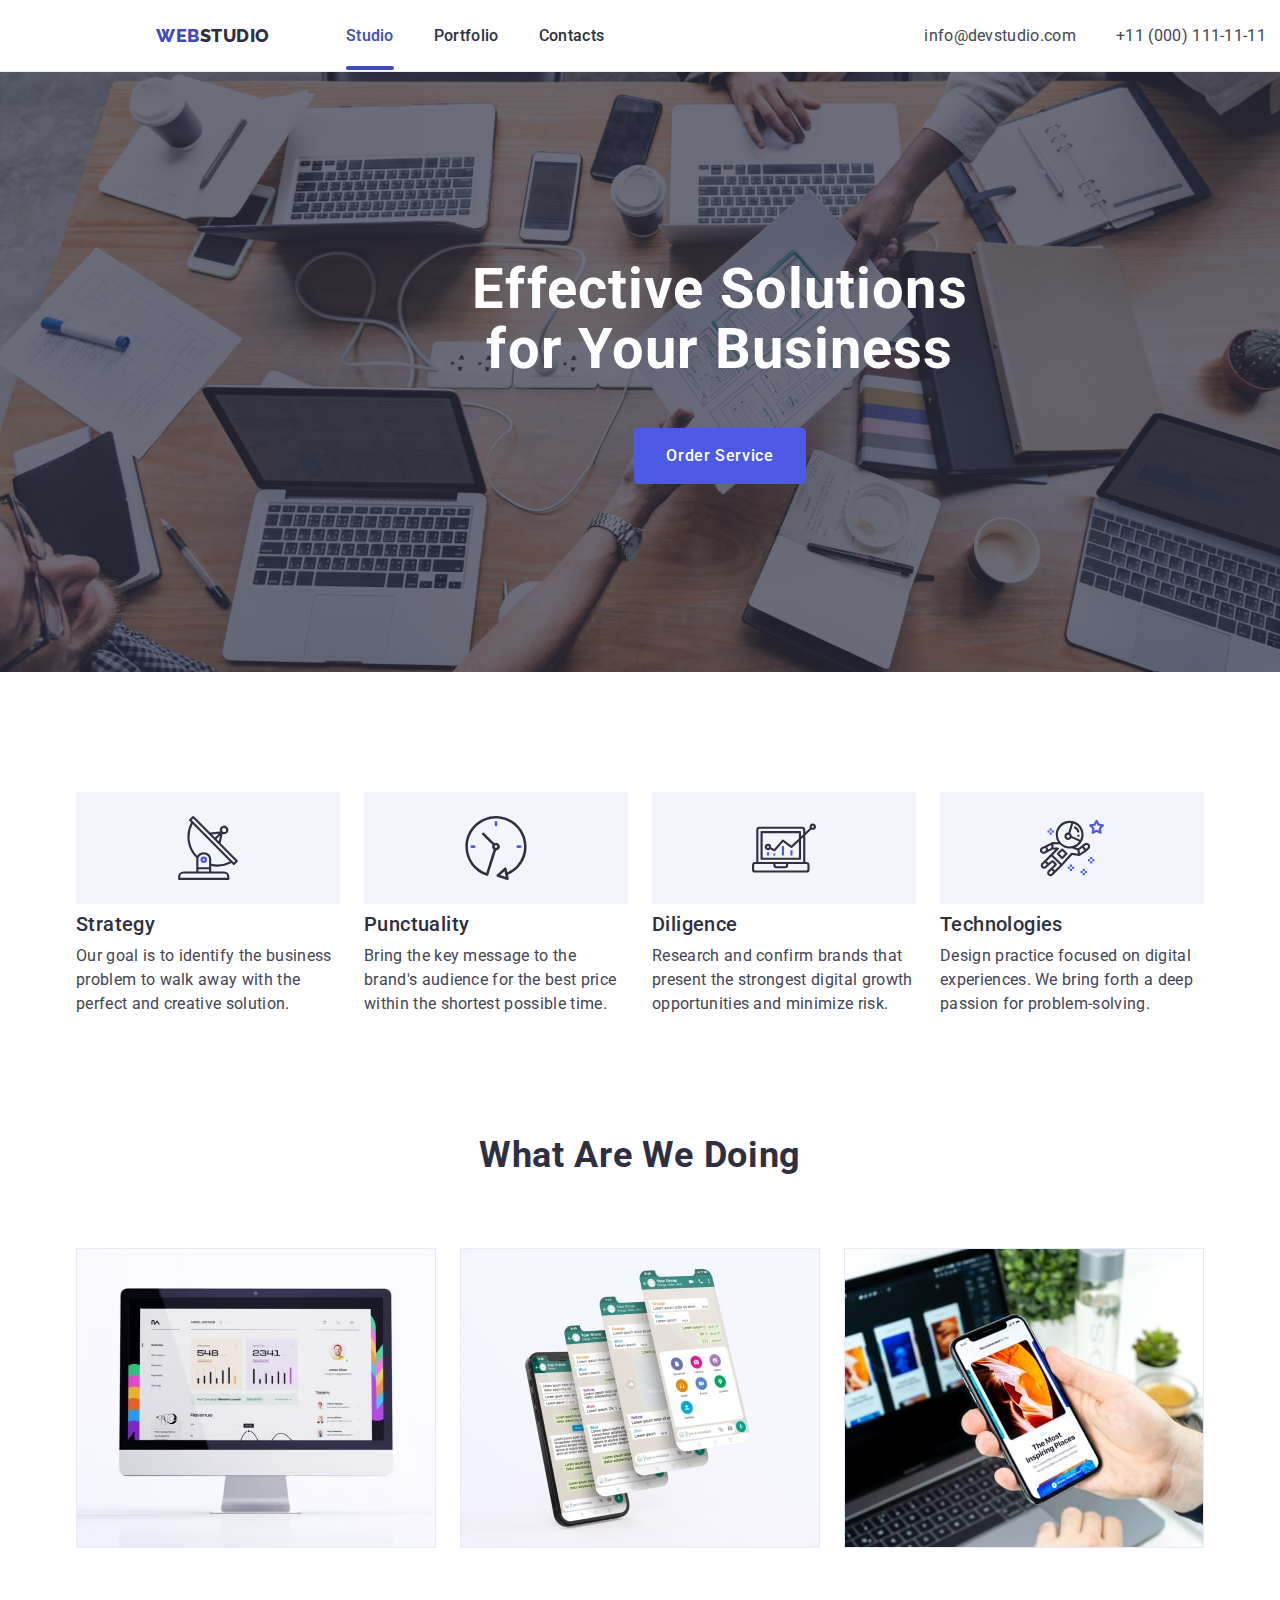
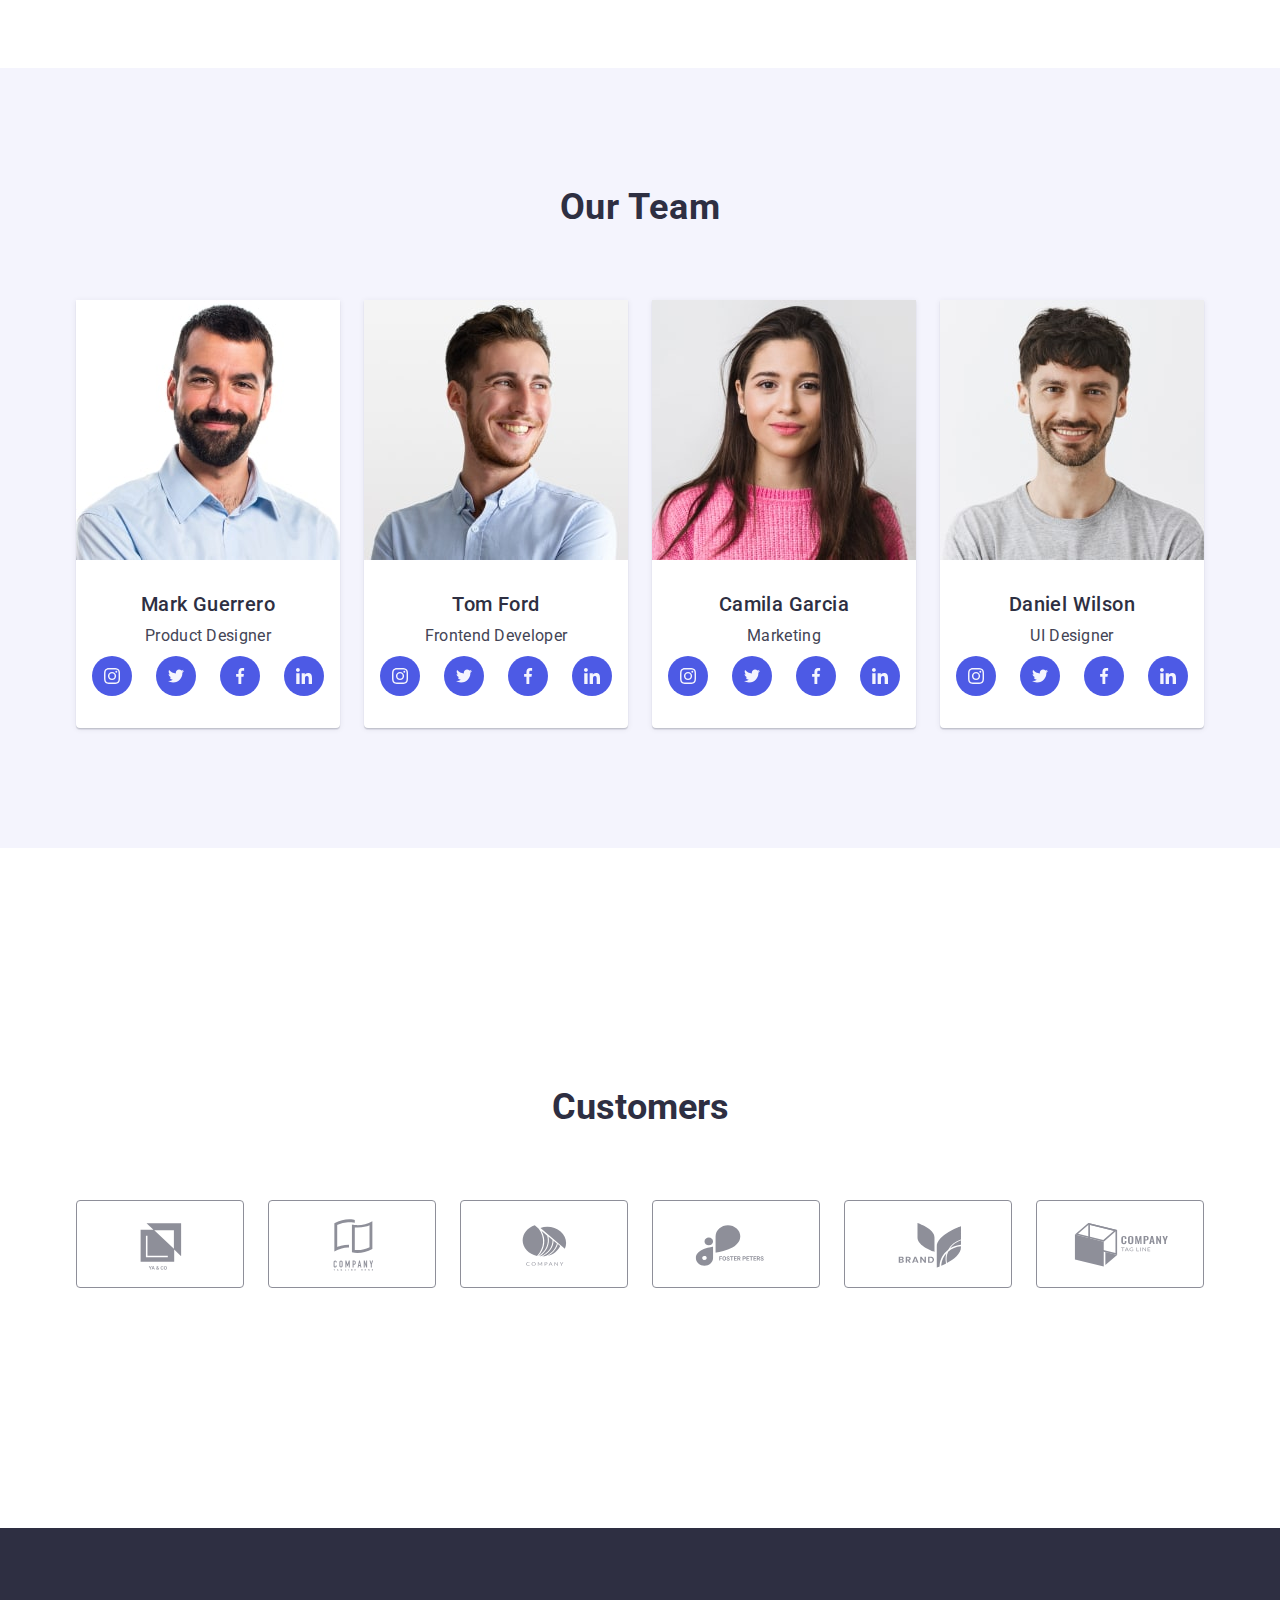
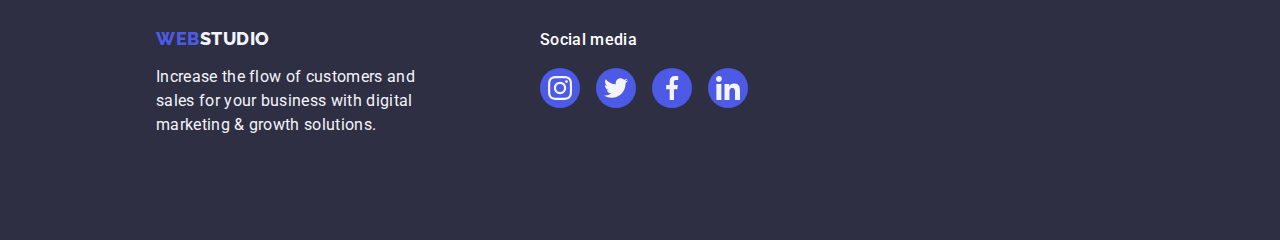
<file: index.html>
<!DOCTYPE html>
<html lang="en">
  <head>
    <meta charset="UTF-8" />
    <meta name="viewport" content="width=device-width, initial-scale=1.0" />
    <link rel="preconnect" href="https://fonts.googleapis.com" />
    <link rel="preconnect" href="https://fonts.gstatic.com" crossorigin />
    <link
      rel="stylesheet"
      href="https://cdnjs.cloudflare.com/ajax/libs/modern-normalize/2.0.0/modern-normalize.min.css"
    />
    <link
      href="https://fonts.googleapis.com/css2?family=Raleway:wght@800&family=Roboto:wght@400;500;700&display=swap"
      rel="stylesheet"
    />
    <link rel="stylesheet" href="./css/styles.css" />
    <title>WebStudio</title>
  </head>
  <body>
    <header class="navigation">
      <div class="headerc container">
        <nav class="navigation-title">
          <a href="./index.html" class="navigation-logo link"
            >Web<span class="span-logo">Studio</span></a
          >
          <ul class="navigation-list list">
            <li class="navigation-item">
              <a href="./index.html" class="current navigation-link link"
                >Studio</a
              >
            </li>
            <li class="navigation-item">
              <a href="./portfolio.html" class="navigation-link link"
                >Portfolio</a
              >
            </li>
            <li class="navigation-item">
              <a href="" class="navigation-link link">Contacts</a>
            </li>
          </ul>
        </nav>
        <address class="navigation-title-contacts">
          <ul class="navigation-contacts list">
            <li class="navigation-contacts-list">
              <a
                href="mailto:info@devstudio.com"
                class="navigation-contacts-link link"
                >info@devstudio.com</a
              >
            </li>
            <li class="navigation-contacts-list">
              <a href="tel:+110001111111" class="navigation-contacts-link link"
                >+11 (000) 111-11-11</a
              >
            </li>
          </ul>
        </address>
      </div>
    </header>
    <main>
      <section class="hero">
        <div class="container">
          <h1 class="hero-title">Effective Solutions for Your Business</h1>
          <button type="button" class="hero-btn data-modal" data-modal-open>
            Order Service
          </button>
        </div>
      </section>
      <section class="company">
        <div class="container">
          <h2 class="visually-hidden">About company</h2>
          <ul class="company-list list">
            <li class="company-item">
              <div class="company-icon-block">
                <svg class="company-icon" width="64" height="64">
                  <use href="./images/icons.svg#icon-antenna"></use>
                </svg>
              </div>
              <h3 class="company-subtitle">Strategy</h3>
              <p class="company-item-text">
                Our goal is to identify the business problem to walk away with
                the perfect and creative solution.
              </p>
            </li>
            <li class="company-item">
              <div class="company-icon-block">
                <svg class="company-icon" width="64" height="64">
                  <use href="./images/icons.svg#icon-clock"></use>
                </svg>
              </div>
              <h3 class="company-subtitle">Punctuality</h3>
              <p class="company-item-text">
                Bring the key message to the brand's audience for the best price
                within the shortest possible time.
              </p>
            </li>
            <li class="company-item">
              <div class="company-icon-block">
                <svg class="company-icon" width="64" height="64">
                  <use href="./images/icons.svg#icon-diagram"></use>
                </svg>
              </div>
              <h3 class="company-subtitle">Diligence</h3>
              <p class="company-item-text">
                Research and confirm brands that present the strongest digital
                growth opportunities and minimize risk.
              </p>
            </li>
            <li class="company-item">
              <div class="company-icon-block">
                <svg class="company-icon" width="64" height="64">
                  <use href="./images/icons.svg#icon-astronaut"></use>
                </svg>
              </div>
              <h3 class="company-subtitle">Technologies</h3>
              <p class="company-item-text">
                Design practice focused on digital experiences. We bring forth a
                deep passion for problem-solving.
              </p>
            </li>
          </ul>
        </div>
      </section>
      <section class="work">
        <div class="workc container">
          <h2 class="work-subtitle">What are we doing</h2>
          <ul class="work-list list">
            <li class="work-item">
              <img
                src="./images/imgcomp.jpg"
                alt="img-1"
                width="360"
                height="300"
              />
            </li>
            <li class="work-item">
              <img
                src="./images/imgpages.jpg"
                alt="img-2"
                width="360"
                height="300"
              />
            </li>
            <li class="work-item">
              <img
                src="./images/imgphone.jpg"
                alt="img-3"
                width="360"
                height="300"
              />
            </li>
          </ul>
        </div>
      </section>
      <section class="team">
        <div class="teamc container">
          <h2 class="team-subtitle">Our Team</h2>
          <ul class="team-list list">
            <li class="team-item">
              <img
                src="./images/imgpersone.jpg"
                alt="Mark Guerrero"
                width="264"
                height="260"
              />
              <div class="name">
                <h3 class="team-name">Mark Guerrero</h3>
                <p class="team-position">Product Designer</p>
                <ul class="social-media-list list">
                  <li class="social-medial-icon">
                    <a href="https://www.instagram.com/" class="border-icon">
                      <svg class="team-social-icon" width="16" height="16">
                        <use href="./images/icons.svg#icon-instagram"></use>
                      </svg>
                    </a>
                  </li>
                  <li class="social-medial-icon">
                    <a href="https://twitter.com/" class="border-icon">
                      <svg class="team-social-icon" width="16" height="16">
                        <use href="./images/icons.svg#icon-twitter"></use>
                      </svg>
                    </a>
                  </li>
                  <li class="social-medial-icon">
                    <a href="https://www.facebook.com/" class="border-icon">
                      <svg class="team-social-icon" width="16" height="16">
                        <use href="./images/icons.svg#icon-facebook"></use>
                      </svg>
                    </a>
                  </li>
                  <li class="social-medial-icon">
                    <a href="https://www.linkedin.com/" class="border-icon">
                      <svg class="team-social-icon" width="16" height="16">
                        <use href="./images/icons.svg#icon-linkedin"></use>
                      </svg>
                    </a>
                  </li>
                </ul>
              </div>
            </li>
            <li class="team-item">
              <img
                src="./images/imgperstwo.jpg"
                alt="Tom Ford"
                width="264"
                height="260"
              />
              <div class="name">
                <h3 class="team-name">Tom Ford</h3>
                <p class="team-position">Frontend Developer</p>
                <ul class="social-media-list list">
                  <li class="social-medial-icon">
                    <a href="https://www.instagram.com/" class="border-icon">
                      <svg class="team-social-icon" width="16" height="16">
                        <use href="./images/icons.svg#icon-instagram"></use>
                      </svg>
                    </a>
                  </li>
                  <li class="social-medial-icon">
                    <a href="https://twitter.com/" class="border-icon">
                      <svg class="team-social-icon" width="16" height="16">
                        <use href="./images/icons.svg#icon-twitter"></use>
                      </svg>
                    </a>
                  </li>
                  <li class="social-medial-icon">
                    <a href="https://www.facebook.com/" class="border-icon">
                      <svg class="team-social-icon" width="16" height="16">
                        <use href="./images/icons.svg#icon-facebook"></use>
                      </svg>
                    </a>
                  </li>
                  <li class="social-medial-icon">
                    <a href="https://www.linkedin.com/" class="border-icon">
                      <svg class="team-social-icon" width="16" height="16">
                        <use href="./images/icons.svg#icon-linkedin"></use>
                      </svg>
                    </a>
                  </li>
                </ul>
              </div>
            </li>
            <li class="team-item">
              <img
                src="./images/imgpersthree.jpg"
                alt="Camila Garcia"
                width="264"
                height="260"
              />
              <div class="name">
                <h3 class="team-name">Camila Garcia</h3>
                <p class="team-position">Marketing</p>
                <ul class="social-media-list list">
                  <li class="social-medial-icon">
                    <a href="https://www.instagram.com/" class="border-icon">
                      <svg class="team-social-icon" width="16" height="16">
                        <use href="./images/icons.svg#icon-instagram"></use>
                      </svg>
                    </a>
                  </li>
                  <li class="social-medial-icon">
                    <a href="https://twitter.com/" class="border-icon">
                      <svg class="team-social-icon" width="16" height="16">
                        <use href="./images/icons.svg#icon-twitter"></use>
                      </svg>
                    </a>
                  </li>
                  <li class="social-medial-icon">
                    <a href="https://www.facebook.com/" class="border-icon">
                      <svg class="team-social-icon" width="16" height="16">
                        <use href="./images/icons.svg#icon-facebook"></use>
                      </svg>
                    </a>
                  </li>
                  <li class="social-medial-icon">
                    <a href="https://www.linkedin.com/" class="border-icon">
                      <svg class="team-social-icon" width="16" height="16">
                        <use href="./images/icons.svg#icon-linkedin"></use>
                      </svg>
                    </a>
                  </li>
                </ul>
              </div>
            </li>
            <li class="team-item">
              <img
                src="./images/imgpersfour.jpg"
                alt="Daniel Wilson"
                width="264"
                height="260"
              />
              <div class="name">
                <h3 class="team-name">Daniel Wilson</h3>
                <p class="team-position">UI Designer</p>
                <ul class="social-media-list list">
                  <li class="social-medial-icon">
                    <a href="https://www.instagram.com/" class="border-icon">
                      <svg class="team-social-icon" width="16" height="16">
                        <use href="./images/icons.svg#icon-instagram"></use>
                      </svg>
                    </a>
                  </li>
                  <li class="social-medial-icon">
                    <a href="https://twitter.com/" class="border-icon">
                      <svg class="team-social-icon" width="16" height="16">
                        <use href="./images/icons.svg#icon-twitter"></use>
                      </svg>
                    </a>
                  </li>
                  <li class="social-medial-icon">
                    <a href="https://www.facebook.com/" class="border-icon">
                      <svg class="team-social-icon" width="16" height="16">
                        <use href="./images/icons.svg#icon-facebook"></use>
                      </svg>
                    </a>
                  </li>
                  <li class="social-medial-icon">
                    <a href="https://www.linkedin.com/" class="border-icon">
                      <svg class="team-social-icon" width="16" height="16">
                        <use href="./images/icons.svg#icon-linkedin"></use>
                      </svg>
                    </a>
                  </li>
                </ul>
              </div>
            </li>
          </ul>
        </div>
      </section>
      <section class="customs">
        <div class="container">
          <h2 class="customs-subtext">Customers</h2>
          <ul class="customs-list list">
            <li class="customs-item">
              <a class="customs-link" href="">
                <svg class="customs-icon" width="104" height="56">
                  <use href="./images/icons.svg#icon-Logo-1"></use>
                </svg>
              </a>
            </li>
            <li class="customs-item">
              <a class="customs-link" href="">
                <svg class="customs-icon" width="104" height="56">
                  <use href="./images/icons.svg#icon-Logo-2"></use>
                </svg>
              </a>
            </li>
            <li class="customs-item">
              <a class="customs-link" href="">
                <svg class="customs-icon" width="104" height="56">
                  <use href="./images/icons.svg#icon-Logo-3"></use>
                </svg>
              </a>
            </li>
            <li class="customs-item">
              <a class="customs-link" href="">
                <svg class="customs-icon" width="104" height="56">
                  <use href="./images/icons.svg#icon-Logo-4"></use>
                </svg>
              </a>
            </li>
            <li class="customs-item">
              <a class="customs-link" href="">
                <svg class="customs-icon" width="104" height="56">
                  <use href="./images/icons.svg#icon-Logo-5"></use>
                </svg>
              </a>
            </li>
            <li class="customs-item">
              <a class="customs-link" href="">
                <svg class="customs-icon" width="104" height="56">
                  <use href="./images/icons.svg#icon-Logo-6"></use>
                </svg>
              </a>
            </li>
          </ul>
        </div>
      </section>
    </main>
    <footer class="footer">
      <div class="container footer-wrap">
        <div class="container-footer">
          <a href="./index.html" class="footer-link link"
            >Web<span class="span-logo-footer">Studio</span></a
          >
          <p class="footer-title">
            Increase the flow of customers and sales for your business with
            digital marketing & growth solutions.
          </p>
        </div>
        <div class="social-media-footer">
          <p class="footer-subtext">Social media</p>
          <ul class="social-footer list">
            <li class="social-footer-icon">
              <a href="https://www.instagram.com/" class="border-icon-footer">
                <svg class="team-social-icon" width="24" height="24">
                  <use href="./images/icons.svg#icon-instagram"></use>
                </svg>
              </a>
            </li>
            <li class="social-footer-icon">
              <a href="https://twitter.com/" class="border-icon-footer">
                <svg class="team-social-icon" width="24" height="24">
                  <use href="./images/icons.svg#icon-twitter"></use>
                </svg>
              </a>
            </li>
            <li class="social-footer-icon">
              <a href="https://www.facebook.com/" class="border-icon-footer">
                <svg class="team-social-icon" width="24" height="24">
                  <use href="./images/icons.svg#icon-facebook"></use>
                </svg>
              </a>
            </li>
            <li class="social-footer-icon">
              <a href="https://www.linkedin.com/" class="border-icon-footer">
                <svg class="team-social-icon" width="24" height="24">
                  <use href="./images/icons.svg#icon-linkedin"></use>
                </svg>
              </a>
            </li>
          </ul>
        </div>
      </div>
    </footer>
    <div class="modal-page is-hidden" data-modal>
      <div class="modal-page-open">
        <button type="button" class="btn-close" data-modal-close>
          <svg class="icon-close" width="8" height="8">
            <use href="./images/icons.svg#icon-close"></use>
          </svg>
        </button>
      </div>
    </div>
    <script src="./js/modal.js"></script>
  </body>
</html>
</file>
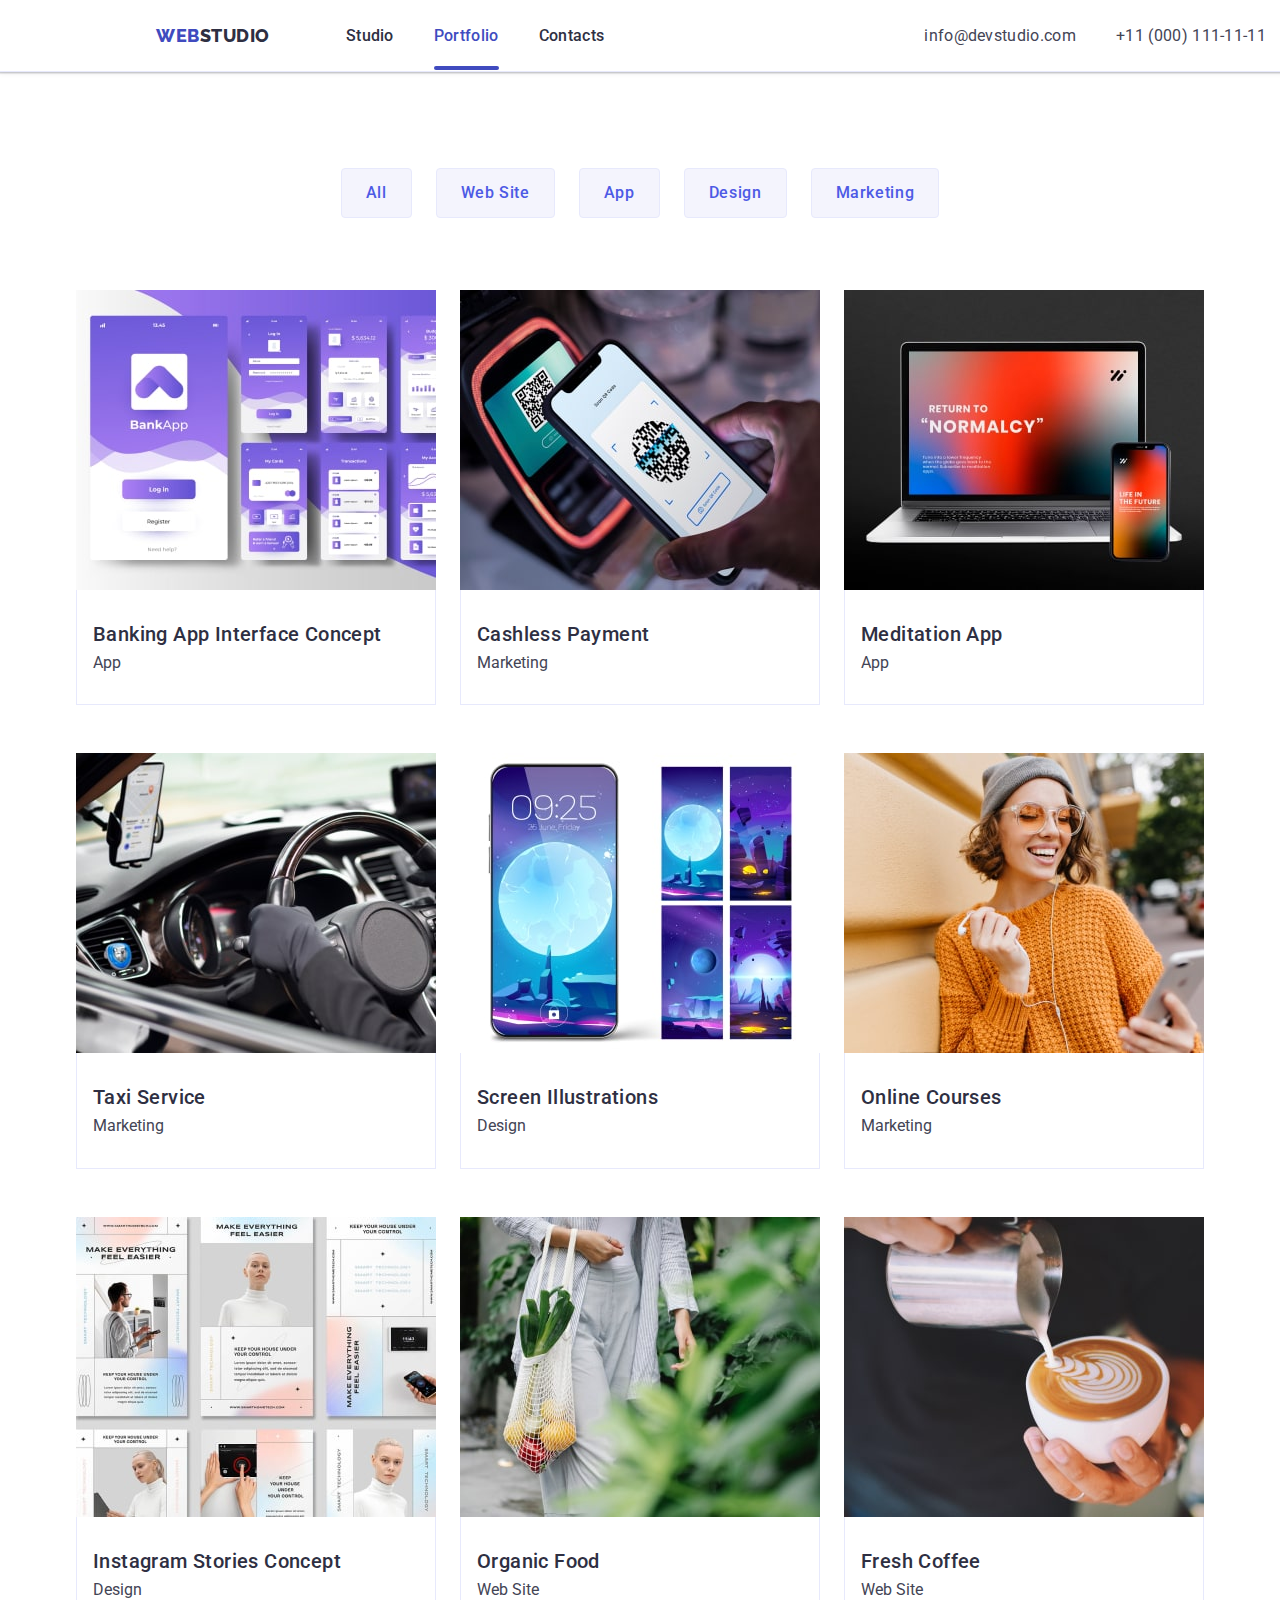
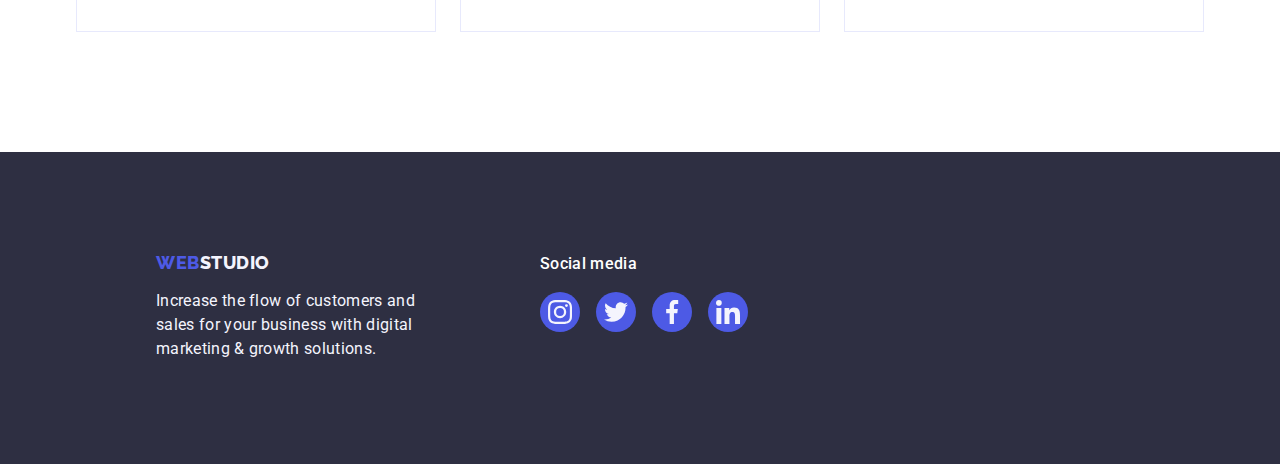
<file: portfolio.html>
<!DOCTYPE html>
<html lang="en">
  <head>
    <meta charset="UTF-8" />
    <meta name="viewport" content="width=device-width, initial-scale=1.0" />
    <link rel="preconnect" href="https://fonts.googleapis.com" />
    <link rel="preconnect" href="https://fonts.gstatic.com" crossorigin />
    <link
      rel="stylesheet"
      href="https://cdnjs.cloudflare.com/ajax/libs/modern-normalize/2.0.0/modern-normalize.min.css"
    />
    <link
      href="https://fonts.googleapis.com/css2?family=Raleway:wght@800&family=Roboto:wght@400;500;700&display=swap"
      rel="stylesheet"
    />
    <link rel="stylesheet" href="./css/styles.css" />
    <title>Portfolio</title>
  </head>
  <body>
    <header class="navigation">
      <div class="headerc container">
        <nav class="navigation-title">
          <a href="./index.html" class="navigation-logo link"
            >Web<span class="span-logo">Studio</span></a
          >
          <ul class="navigation-list list">
            <li class="navigation-item">
              <a href="./index.html" class="navigation-link link">Studio</a>
            </li>
            <li class="navigation-item">
              <a href="./portfolio.html" class="current navigation-link link"
                >Portfolio</a
              >
            </li>
            <li class="navigation-item">
              <a href="" class="navigation-link link">Contacts</a>
            </li>
          </ul>
        </nav>
        <address class="navigation-title-contacts">
          <ul class="navigation-contacts list">
            <li class="navigation-contacts-list">
              <a
                href="mailto:info@devstudio.com"
                class="navigation-contacts-link link"
                >info@devstudio.com</a
              >
            </li>
            <li class="navigation-contacts-list">
              <a href="tel:+110001111111" class="navigation-contacts-link link"
                >+11 (000) 111-11-11</a
              >
            </li>
          </ul>
        </address>
      </div>
    </header>
    <main>
      <section class="portfolio">
        <div class="container">
          <h1 class="visually-hidden">Buttons</h1>
          <ul class="button-list list link">
            <li class="button-item">
              <button type="button" class="button-link">All</button>
            </li>
            <li class="button-item">
              <button type="button" class="button-link">Web Site</button>
            </li>
            <li class="button-item">
              <button type="button" class="button-link">App</button>
            </li>
            <li>
              <button type="button" class="button-link">Design</button>
            </li>
            <li class="button-item">
              <button type="button" class="button-link">Marketing</button>
            </li>
          </ul>
          <ul class="images-list list">
            <li class="images-link link">
              <a href="" class="images-link-item link">
                <div class="box">
                  <img
                    src="./images/imgportp.jpg"
                    alt="Banking App Interface Concept"
                    width="360"
                    height="300"
                  />
                  <p class="overlay">
                    14 Stylish and User-Friendly App Design Concepts · Task
                    Manager App · Calorie Tracker App · Exotic Fruit Ecommerce
                    App · Cloud Storage App
                  </p>
                </div>
                <div class="name-images">
                  <h2 class="images-subtitle">Banking App Interface Concept</h2>
                  <p class="images-text">App</p>
                </div>
              </a>
            </li>
            <li class="images-link link">
              <a href="" class="images-link-item link">
                <div class="box">
                  <img
                    src="./images/imgportph.jpg"
                    alt="Cashless Payment"
                    width="360"
                    height="300"
                  />
                  <p class="overlay">
                    14 Stylish and User-Friendly App Design Concepts · Task
                    Manager App · Calorie Tracker App · Exotic Fruit Ecommerce
                    App · Cloud Storage App
                  </p>
                </div>
                <div class="name-images">
                  <h2 class="images-subtitle">Cashless Payment</h2>
                  <p class="images-text">Marketing</p>
                </div>
              </a>
            </li>
            <li class="images-link link">
              <a href="" class="images-link-item link">
                <div class="box">
                  <img
                    src="./images/imgportscreen.jpg"
                    alt="Meditation App"
                    width="360"
                    height="300"
                  />
                  <p class="overlay">
                    14 Stylish and User-Friendly App Design Concepts · Task
                    Manager App · Calorie Tracker App · Exotic Fruit Ecommerce
                    App · Cloud Storage App
                  </p>
                </div>
                <div class="name-images">
                  <h2 class="images-subtitle">Meditation App</h2>
                  <p class="images-text">App</p>
                </div>
              </a>
            </li>
            <li class="images-link link">
              <a href="" class="images-link-item link">
                <div class="box">
                  <img
                    src="./images/imgporthelm.jpg"
                    alt="Taxi Service"
                    width="360"
                    height="300"
                  />
                  <p class="overlay">
                    14 Stylish and User-Friendly App Design Concepts · Task
                    Manager App · Calorie Tracker App · Exotic Fruit Ecommerce
                    App · Cloud Storage App
                  </p>
                </div>
                <div class="name-images">
                  <h2 class="images-subtitle">Taxi Service</h2>
                  <p class="images-text">Marketing</p>
                </div>
              </a>
            </li>
            <li class="images-link link">
              <a href="" class="images-link-item link">
                <div class="box">
                  <img
                    src="./images/imgportphones.jpg"
                    alt="Screen Illustrations"
                    width="360"
                    height="300"
                  />
                  <p class="overlay">
                    14 Stylish and User-Friendly App Design Concepts · Task
                    Manager App · Calorie Tracker App · Exotic Fruit Ecommerce
                    App · Cloud Storage App
                  </p>
                </div>
                <div class="name-images">
                  <h2 class="images-subtitle">Screen Illustrations</h2>
                  <p class="images-text">Design</p>
                </div>
              </a>
            </li>
            <li class="images-link link">
              <a href="" class="images-link-item link">
                <div class="box">
                  <img
                    src="./images/imgportpers.jpg"
                    alt="Online Courses"
                    width="360"
                    height="300"
                  />
                  <p class="overlay">
                    14 Stylish and User-Friendly App Design Concepts · Task
                    Manager App · Calorie Tracker App · Exotic Fruit Ecommerce
                    App · Cloud Storage App
                  </p>
                </div>
                <div class="name-images">
                  <h2 class="images-subtitle">Online Courses</h2>
                  <p class="images-text">Marketing</p>
                </div>
              </a>
            </li>
            <li class="images-link link">
              <a href="" class="images-link-item link">
                <div class="box">
                  <img
                    src="./images/imgportall.jpg"
                    alt="Instagram Stories Concept"
                    width="360"
                    height="300"
                  />
                  <p class="overlay">
                    14 Stylish and User-Friendly App Design Concepts · Task
                    Manager App · Calorie Tracker App · Exotic Fruit Ecommerce
                    App · Cloud Storage App
                  </p>
                </div>
                <div class="name-images">
                  <h2 class="images-subtitle">Instagram Stories Concept</h2>
                  <p class="images-text">Design</p>
                </div>
              </a>
            </li>
            <li class="images-link link">
              <a href="" class="images-link-item link">
                <div class="box">
                  <img
                    src="./images/imgportpack.jpg"
                    alt="Organic Food"
                    width="360"
                    height="300"
                  />
                  <p class="overlay">
                    14 Stylish and User-Friendly App Design Concepts · Task
                    Manager App · Calorie Tracker App · Exotic Fruit Ecommerce
                    App · Cloud Storage App
                  </p>
                </div>
                <div class="name-images">
                  <h2 class="images-subtitle">Organic Food</h2>
                  <p class="images-text">Web Site</p>
                </div>
              </a>
            </li>
            <li class="images-link link">
              <a href="" class="images-link-item link">
                <div class="box">
                  <img
                    src="./images/imgportcoffee.jpg"
                    alt="Fresh Coffee"
                    width="360"
                    height="300"
                  />
                  <p class="overlay">
                    14 Stylish and User-Friendly App Design Concepts · Task
                    Manager App · Calorie Tracker App · Exotic Fruit Ecommerce
                    App · Cloud Storage App
                  </p>
                </div>
                <div class="name-images">
                  <h2 class="images-subtitle">Fresh Coffee</h2>
                  <p class="images-text">Web Site</p>
                </div>
              </a>
            </li>
          </ul>
        </div>
      </section>
    </main>
    <footer class="footer">
      <div class="container footer-wrap">
        <div class="container-footer">
          <a href="./index.html" class="footer-link link"
            >Web<span class="span-logo-footer">Studio</span></a
          >
          <p class="footer-title">
            Increase the flow of customers and sales for your business with
            digital marketing & growth solutions.
          </p>
        </div>
        <div class="social-media-footer">
          <p class="footer-subtext">Social media</p>
          <ul class="social-footer list">
            <li class="social-footer-icon">
              <a href="https://www.instagram.com/" class="border-icon-footer">
                <svg class="team-social-icon" width="24" height="24">
                  <use href="./images/icons.svg#icon-instagram"></use>
                </svg>
              </a>
            </li>
            <li class="social-footer-icon">
              <a href="https://twitter.com/" class="border-icon-footer">
                <svg class="team-social-icon" width="24" height="24">
                  <use href="./images/icons.svg#icon-twitter"></use>
                </svg>
              </a>
            </li>
            <li class="social-footer-icon">
              <a href="https://www.facebook.com/" class="border-icon-footer">
                <svg class="team-social-icon" width="24" height="24">
                  <use href="./images/icons.svg#icon-facebook"></use>
                </svg>
              </a>
            </li>
            <li class="social-footer-icon">
              <a href="https://www.linkedin.com/" class="border-icon-footer">
                <svg class="team-social-icon" width="24" height="24">
                  <use href="./images/icons.svg#icon-linkedin"></use>
                </svg>
              </a>
            </li>
          </ul>
        </div>
      </div>
    </footer>
  </body>
</html>
</file>
<file: css/styles.css>
body {
  font-family: "Roboto", sans-serif;
  color: #434455;
  background-color: #ffffff;
}
p,
h1,
h2,
h3,
li {
  margin-top: 0;
  margin-bottom: 0;
}
ul {
  padding-left: 0;
  margin-top: 0;
  margin-bottom: 0;
}
img {
  display: block;
  max-width: 100%;
  object-fit: cover;
}
.link {
  text-decoration: none;
}
.list {
  list-style: none;
}
/*---------------------Navigation------------------------------*/
.navigation {
  font-family: "Raleway", sans-serif;
  color: #4d5ae5;
  border-bottom: 1px solid #e7e9fc;
  display: flex;
  width: 1440px;
  height: 72px;
  justify-content: center;
  align-items: center;
  flex-shrink: 0;
  box-shadow: 0px 1px 6px 0px rgba(46, 47, 66, 0.08),
    0px 1px 1px 0px rgba(46, 47, 66, 0.16),
    0px 2px 1px 0px rgba(46, 47, 66, 0.08);
}
.navigation-title {
  display: flex;
  align-items: center;
}

.navigation-item {
  transition: color 250ms cubic-bezier(0.4, 0, 0.2, 1);
}
.navigation-logo {
  position: relative;
  margin-right: 76px;
  color: #404bbf;
  font-family: "Raleway", sans-serif;
  font-size: 18px;
  font-style: normal;
  font-weight: 800;
  line-height: 1.17;
  letter-spacing: 0.03em;
  text-transform: uppercase;
  text-decoration: none;
  transition: color 250ms cubic-bezier(0.4, 0, 0.2, 1);
}
.navigation-logo::after{
  content: "";
  position: absolute;
  left: 0;
  bottom: -1px;
  height: 4px;
  background-color: #404bbf;
  border-radius: 2px;

}

.navigation-logo .link:hover {
  color: #404bbf;
}
.navigation-logo .link:focus {
  color: #404bbf;
}
.navigation-list .link:hover {
  color: #404bbf;
}
.navigation-list .link:focus {
  color: #404bbf;
}
.navigation-list {
  position: relative;
  display: flex;
  gap: 40px;
}

.navigation-link {
  position: relative;
  color: #404bbf;
  padding: 24px 0;
  font-family: "Roboto";
  color: #2e2f42;
  font-size: 16px;
  font-weight: 500;
  line-height: 1.5;
  letter-spacing: 0.02em;
  transition: color 250ms cubic-bezier(0.4, 0, 0.2, 1);
}
.current{
  position: relative;
  color: #404bbf;
}
.current::after{
  display: block;
  position: absolute;
  width: 100%;
  height: 4px;
  bottom: -1px;
  border-radius: 2px;
  background-color: #404bbf;
  content: "";
}
.navigation-link .link:hover {
  color: #404bbf;
}
.navigation-link .link:focus {
  color: #404bbf;
}
.navigation-contacts-link {
  transition: color 250ms cubic-bezier(0.4, 0, 0.2, 1);
  color: #434455;
  font-size: 16px;
  line-height: 1.5;
  letter-spacing: 0.02em;
}
.navigation-link .link::after {
  content: normal;
  position: absolute;
  left: 0;
  bottom: -1px;
  height: 4px;
  background-color: #404bbf;
  border-radius: 2px;
}
.navigation-title-contacts {
  display: flex;
  font-family: "Roboto";
  font-weight: 400;
  margin-left: 320px;
  font-style: normal;
  transition: 250ms cubic-bezier(0.4, 0, 0.2, 1);
}
.navigation-contacts-link:hover,
.navigation-contacts-link:focus {
  color: #404bbf;
}
.navigation-contacts-list{
  transition: color 250ms cubic-bezier(0.4, 0, 0.2, 1);
}
.navigation-contacts {
  display: flex;
  gap: 40px;
}
.span-logo {
  color: #2e2f42;
  font-family: "Raleway", sans-serif;
  font-size: 18px;
  font-weight: 800;
  line-height: 1.17;
  letter-spacing: 0.03em;
  text-transform: uppercase;
}
.span-logo-footer {
  color: #f4f4fd;
  font-family: "Raleway", sans-serif;
  font-size: 18px;
  font-weight: 800;
  line-height: 1.17;
  letter-spacing: 0.03em;
  text-transform: uppercase;
}
:root {
  --primary-font: "Roboto", sans-serif;
  --logo-font: "Raleway", sans-serif;
  --primary-black-color: #434455;
  --primary-white-color: #f4f4fd;
  --secondary-accent-color: #404bbf;
}
.headerc {
  display: flex;
}
.container {
  width: 1158px;
  margin: 0 auto;
  padding: 0 15px;
}

/*--------------------Section Hero-------------------------------*/
.hero {
  background-image: linear-gradient(
      rgba(46, 47, 66, 0.7),
      rgba(46, 47, 66, 0.7)
    ),
    url(../images/img-name.jpg);
  background-color: #2e2f42;
  background-repeat: no-repeat; 
  background-position: center;
  background-size: cover;
  width: 1440px;
  max-width: 1440px;
  height: 600px;
  flex-shrink: 0;
  padding: 188px 0;
}
.hero-title {
  text-align: center;
  max-width: 496px;
  color: #ffffff;
  font-size: 56px;
  line-height: 1.07;
  letter-spacing: 0.02em;
  gap: 48px;
  margin: 0 auto 48px auto;
}
.hero-btn {
  margin: 0 auto;
  text-align: center;
  display: block;
  min-width: 169px;
  padding: 16px 32px;
  align-items: flex-start;
  gap: 10px;
  height: 56px;
  border: none;
  border-radius: 4px;
  font-family: "Roboto", sans-serif;
  background-color: #4d5ae5;
  color: #ffffff;
  font-size: 16px;
  cursor: pointer;
  font-weight: 500;
  line-height: 1.5;
  letter-spacing: 0.04em;
  transition: background-color 250ms cubic-bezier(0.4, 0, 0.2, 1);;
}
.hero-btn:hover,
.hero-btn:focus {
  background-color: #404bbf;
}

/*---------------------Section Company------------------*/
.visually-hidden {
  position: absolute;
  width: 1px;
  height: 1px;
  margin: -1px;
  border: 0;
  padding: 0;

  white-space: nowrap;
  clip-path: inset(100%);
  clip: rect(0 0 0 0);
  overflow: hidden;
}
.company {
  padding: 120px 0;
}
.company-list {
  display: flex;
  gap: 24px;
}

.company-item {
  flex-basis: calc((100% - 3 * 24px) / 4);
}
.company-subtitle {
  margin-bottom: 8px;
  color: #2e2f42;
  font-size: 20px;
  font-weight: 500;
  line-height: 1.2;
  letter-spacing: 0.02em;
}
.company-item-text {
  color: #434455;
  font-size: 16px;
  line-height: 1.5;
  letter-spacing: 0.02em;
}
.company-icon-block {
  display: flex;
  align-items: center;
  justify-content: center;
  height: 112px;
  width: 264px;
  background: #f4f4fd;
  position: relative;
  padding: 24px 100px;
  border-radius: 4px;
  margin-bottom: 8px;
}
/*------------------------Section Work------------------*/
.work {
  padding-bottom: 120px;
}
.work-list {
  display: flex;
  gap: 24px;
}
.work-item {
  display: block;
}
.work-subtitle {
  margin-bottom: 72px;
  color: #2e2f42;
  text-align: center;
  font-size: 36px;
  line-height: 1.11;
  letter-spacing: 0.02em;
  text-transform: capitalize;
}
.workc {
  display: block;
}
/*----------------------Section Team-----------------*/
.team {
  padding: 120px 0;
  margin-bottom: 120px;
  background-color: #f4f4fd;
}
.team-subtitle {
  display: block;
  margin-bottom: 72px;
  color: #2e2f42;
  text-align: center;
  font-size: 36px;
  line-height: 1.11;
  letter-spacing: 0.02em;
  text-transform: capitalize;
}
.team-list {
  display: flex;
  gap: 24px;
}
.team-name {
  margin-bottom: 8px;
  color: #2e2f42;
  text-align: center;
  font-size: 20px;
  font-weight: 500;
  line-height: 1.2;
  letter-spacing: 0.02em;
}
.team-item {
  display: block;
  box-shadow:  0px 1px 6px rgba(46, 47, 66, 0.08), 0px 1px 1px rgba(46, 47, 66, 0.16), 0px 2px 1px rgba(46, 47, 66, 0.08);
  border-radius: 0px 0px 4px 4px;
  background-color: #ffffff;
}
.team-position {
  color: #434455;
  text-align: center;
  font-size: 16px;
  line-height: 1.5;
  letter-spacing: 0.02em;
  margin-bottom: 8px;
}
.name {
  padding: 32px 0;
  text-align: center;
}
.teamc {
}

.social-media-list {
  display: flex;
  justify-content: center;
  align-items: center;
  gap: 24px;
}
.social-medial-icon {
  display: flex;
  justify-content: center;
}
.border-icon {
  display: flex;
  fill: #f4f4fd;
  background-color: #4d5ae5;
  width: 40px;
  height: 40px;
  border-radius: 50%;
  justify-content: center;
  align-items: center;
  transition: background-color 250ms cubic-bezier(0.4, 0, 0.2, 1);
}

.border-icon:hover,
.border-icon:focus{
  background-color: #404bbf;
}
/*---------------------Section Customs-----------------*/
.customs {
  display: flex;
  padding: 120px 0;
}
.customs-subtext {
  display: flex;
  align-items: center;
  justify-content: center;
  margin-bottom: 72px;
  font-size: 36px;
  line-height: 1.11;
  color: #2e2f42;
}
.customs-list {
  gap: 24px;
  margin-bottom: 120px;
  display: flex;
  justify-content: center;
  align-items: center;
}
.customs-link{
  width: 100%;
  height: 100%;
  display: flex;
  justify-content: center;
  align-items: center;
  color: #8e8f99;
  border: 1px solid #8e8f99;
  border-radius: 4px;
  transition: border-color 250ms cubic-bezier(0.4, 0, 0.2, 1), color 250ms cubic-bezier(0.4, 0, 0.2, 1);
}
.customs-link:hover,
.customs-link:focus{
  border-color: #404bbf;
  color: #404bbf;
}
.customs-item {
  width: 168px;
  height: 88px;
  border-radius: 4px;
}
.customs-icon {
  padding: 16px 32px;
  width: 168px;
  height: 88px;
  display: flex;
  justify-content: center;
  align-items: center;
  fill: currentColor;
}

/*---------------------Section Footer-----------------*/
.footer {
  display: flex;
  padding: 100px 0;
  background-color: #2e2f42;
  font-family: "Raleway", sans-serif;
  width: 1440px;
  height: 312px;
  flex-shrink: 0;
}
.footer-wrap{
  display: flex;
  align-items: baseline;
}
.social-footer{
  display: flex;
  justify-content: center;
  align-items: center;
  gap: 16px;
}
.footer-link {
  display: inline-block;
  margin-bottom: 16px;
  color: #4d5ae5;
  font-family: "Raleway", sans-serif;
  font-size: 18px;
  font-weight: 800;
  line-height: 1.17;
  letter-spacing: 0.03em;
  text-transform: uppercase;
}
.container-footer{
  margin-right: 120px;
}
.footer-title {
  font-family: "Roboto", sans-serif;
  width: 264px;
  max-width: 264px;
  color: #f4f4fd;
  font-weight: 400;
  font-size: 16px;
  line-height: 1.5;
  letter-spacing: 0.02em;
}
.footer-subtext {
  margin-bottom: 16px;
  display: flex;
  justify-content: left;
  align-items: center;
  color: #fff;
  font-family: "Roboto", sans-serif;
  font-size: 16px;
  font-weight: 500;
  line-height: 1.5;
  letter-spacing: 0.02em;
}
.social-footer-icon{
  display: flex;
  gap: 16px;
}
.border-icon-footer {
  display: flex;
  fill: #f4f4fd;
  background-color: #4d5ae5;
  width: 40px;
  height: 40px;
  border-radius: 50%;
  justify-content: center;
  align-items: center;
  transition: background-color 250ms cubic-bezier(0.4, 0, 0.2, 1);
}
.border-icon-footer:hover,
.border-icon-footer:focus{
  background-color: #31d0aa;
}
/*--------------------Portfolio----------------------*/

/*-------------------------Section Button--------------------*/
.portfolio {
  padding-top: 96px;
  padding-bottom: 120px;
}

.button-link {
  display: flex;
  border-radius: 4px;
  border: 1px solid #e7e9fc;
  padding: 12px 24px;
  background-color: #f4f4fd;
  color: #4d5ae5;
  font-family: "Roboto", sans-serif;
  font-size: 16px;
  font-weight: 500;
  line-height: 1.5;
  letter-spacing: 0.04em;
  }
.button-item{
  transition: color 250ms cubic-bezier(0.4, 0, 0.2, 1), background-color 250ms cubic-bezier(0.4, 0, 0.2, 1), border-color 250ms cubic-bezier(0.4, 0, 0.2, 1), box-shadow 250ms cubic-bezier(0.4, 0, 0.2, 1);
}
.button-list {
  display: flex;
  justify-content: center;
  gap: 24px;
  margin-bottom: 72px;
}
.button-link:hover,
.button-link:focus {
  border: 1px solid transparent;
  color: #ffffff;
  background-color: #404bbf;
  cursor: pointer;
  box-shadow: 0px 3px 1px rgba(0, 0, 0, 0.1), 0px 2px 1px rgba(0, 0, 0, 0.08), 0px 2px 2px rgba(0, 0, 0, 0.12);
}

.button-link::before {
  background-color: #4d5ae5;
  color: #f4f4fd;
  text-align: center;
  font-family: "Roboto", sans-serif;
  font-size: 16px;
  font-weight: 500;
  line-height: 1.5;
  letter-spacing: 0.04em;
}

/*---------------------------Section Images-------------------*/
.images-subtitle {
  margin-bottom: 8px;
  color: #2e2f42;
  font-size: 20px;
  font-weight: 500;
  line-height: 1.2;
  letter-spacing: 0.02em;
}
.images-text {
  color: #434455;
  font-size: 16px;
}
.images-link {
}
.images-list {
  display: flex;
  flex-wrap: wrap;
  column-gap: 24px;
  row-gap: 48px;
}
.images-link-item{
  display: block;
  transition: box-shadow 250ms cubic-bezier(0.4, 0, 0.2, 1);
}
.images-link-item:hover,
.images-link-item:focus{
  box-shadow: 0px 1px 6px rgba(46, 47, 66, 0.08), 0px 1px 1px rgba(46, 47, 66, 0.16), 0px 2px 1px rgba(46, 47, 66, 0.08);
}
.images-link-item:hover .overlay{
  transform: translateY(0%);
}
.images-link-item:focus .overlay{
  transform: translateY(0%);
}
.name-images {
  padding: 32px 16px;
  border: 1px solid #e7e9fc;
  border-top: none;
}
.box{
  position: relative;
  overflow: hidden;
}

.overlay{
  position: absolute;
  top: 0;
  left: 0;
  width: 100%;
  height: 100%;
  line-height: 1.5;
  letter-spacing: 0.02em;
  transform: translateY(100%);
  transition: transform 250ms ease-in-out;
  color: #f4f4fd;
  background: #4d5ae5;
  padding: 40px 32px;
  transition: transform 250ms cubic-bezier(0.4, 0, 0.2, 1);
}
.box:hover .overlay,
.box:focus .overlay {
  transform: translatey(0);
}
/*------------------Modal page---------------------*/

.modal-page{
  position: fixed;
  top: 0;
  left: 0;
  width: 100%;
  height: 100%;
  background-color: rgba(46, 47, 66, 0.4);
  transition: opacity 250ms cubic-bezier(0.4, 0, 0.2, 1), visibility 250ms cubic-bezier(0.4, 0, 0.2, 1);

}
.is-hidden{
  opacity: 0;
  visibility: hidden;
  pointer-events: none;
}

.modal-page-open{
  position: absolute;
  top: 50%;
  left: 50%;
  transform: translate(-50%, -50%) scale(1);
  width: 408px;
  min-height: 584px;
  background: #fcfcfc;
  box-shadow: 0px 1px 1px rgba(0, 0, 0, 0.14), 0px 1px 3px rgba(0, 0, 0, 0.12), 0px 2px 1px rgba(0, 0, 0, 0.2);
  border-radius: 4px;
  transition: transform 250ms cubic-bezier(0.4, 0, 0.2, 1);
}
.btn-close{
  position: absolute;
  top: 24px;
  right: 24px;
  width: 24px;
  height: 24px;
  border-radius: 50%;
  display: flex;
  align-items: center;
  justify-content: center;
  background-color: #e7e9fc;
  border: 1px solid rgba(0, 0, 0, 0.1);
  padding: 0;
  cursor: pointer;
  transition: background-color 250ms cubic-bezier(0.4, 0, 0.2, 1), border 250ms cubic-bezier(0.4, 0, 0.2, 1);
}
.btn-close:hover,
.btn-close:focus{ 
  background-color: #404bbf;
  border: none;
}
.icon-close{
  transition: fill 250ms cubic-bezier(0.4, 0, 0.2, 1);
}

.btn-close:hover .icon-close,
.btn-close:focus .icon-close{
  fill: #ffffff; 
}
</file>
